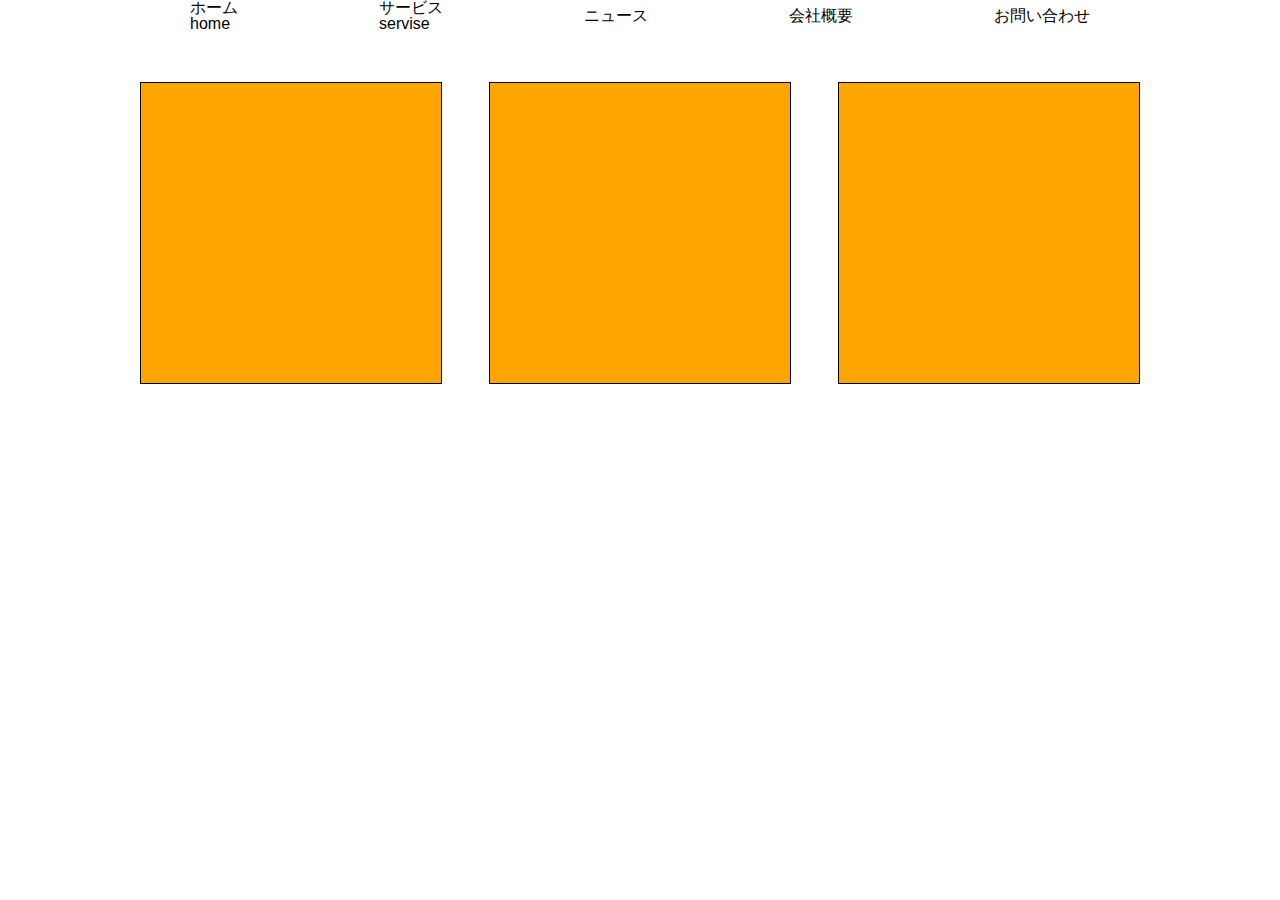
<file: 5.18/index.html>
<!DOCTYPE html>
<html lang="ja">

<head>
    <meta charset="UTF-8">
    <meta name="viewport" content="width=device-width, initial-scale=1.0">
    <title>第2回</title>
    <link rel="stylesheet" href="./css/reset.css">
    <link rel="stylesheet" href="./css/style.css">
</head>

<body>
    <ul class="menu">
        <li>ホーム<br>home</li>
        <li>サービス<br>servise</li>
        <li>ニュース</li>
        <li>会社概要</li>
        <li>お問い合わせ</li>
    </ul>
    <div class="container">
        <div class="box"></div>
        <div class="box"></div>
        <div class="box"></div>
    </div>
</body>

</html>
</file>
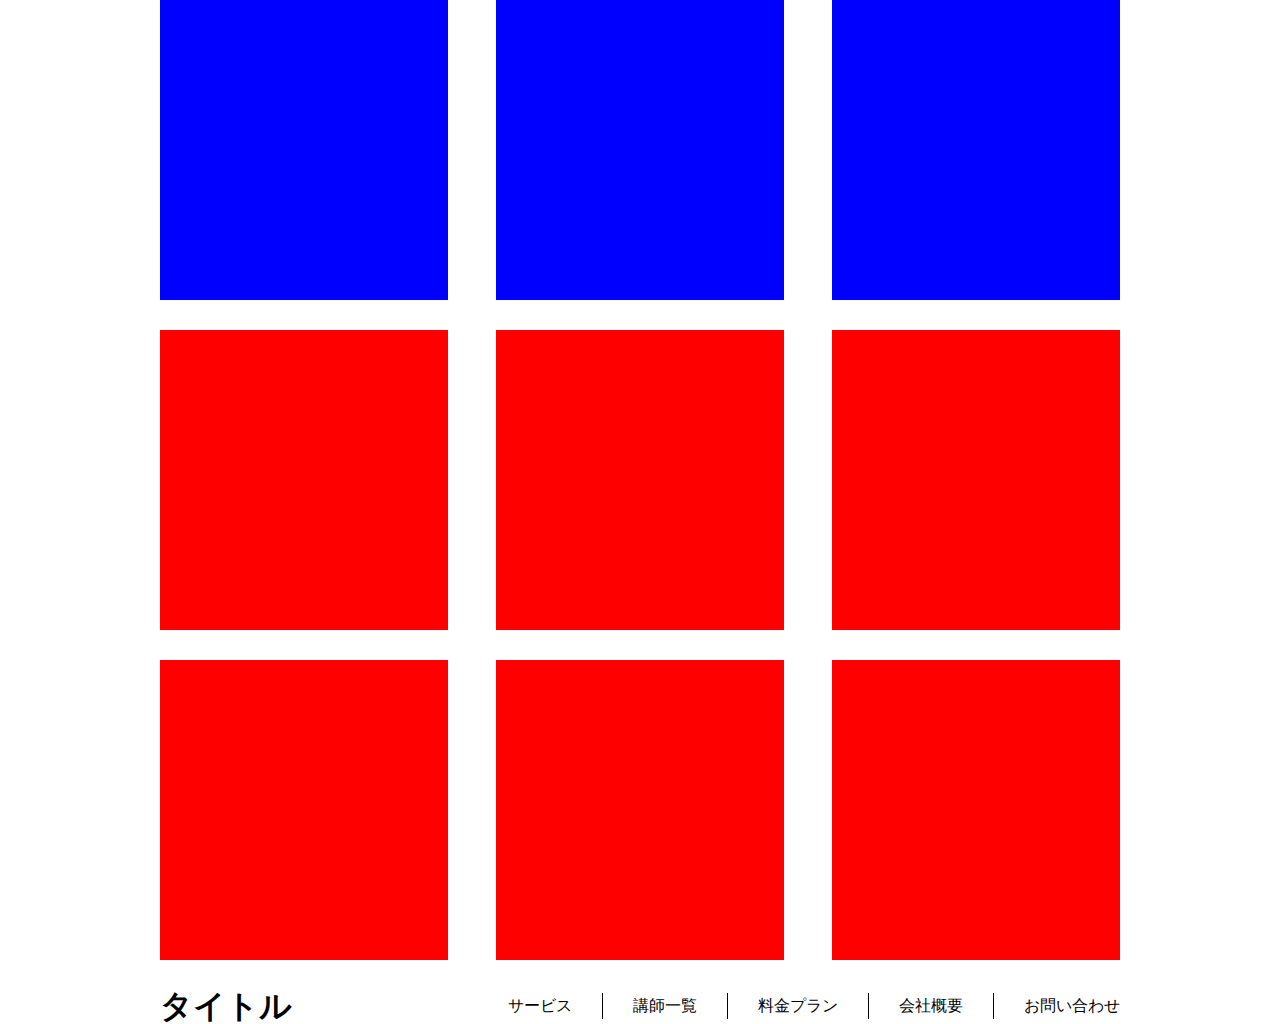
<file: 第2回コーディング課題/index.html>
<!DOCTYPE html>
<html lang="ja">

<head>
    <meta charset="UTF-8">
    <meta name="viewport" content="width=device-width, initial-scale=1.0">
    <title>Document</title>
    <link rel="stylesheet" href="./css/reset.css">
    <link rel="stylesheet" href="./css/style.css">
</head>

<body>
    <div class="container">
        <div class="box"></div>
        <div class="box"></div>
        <div class="box"></div>
    </div>
    <div class="container2">
        <div class="box-red"></div>
        <div class="box-red"></div>
        <div class="box-red"></div>
        <div class="box-red"></div>
        <div class="box-red"></div>
        <div class="box-red"></div>
    </div>
    <div class="nav">
        <h1>タイトル</h1>
        <ul class="menu">
            <li>サービス</li>
            <li>講師一覧</li>
            <li>料金プラン</li>
            <li>会社概要</li>
            <li>お問い合わせ</li>
        </ul>
    </div>

</body>

</html>
</file>
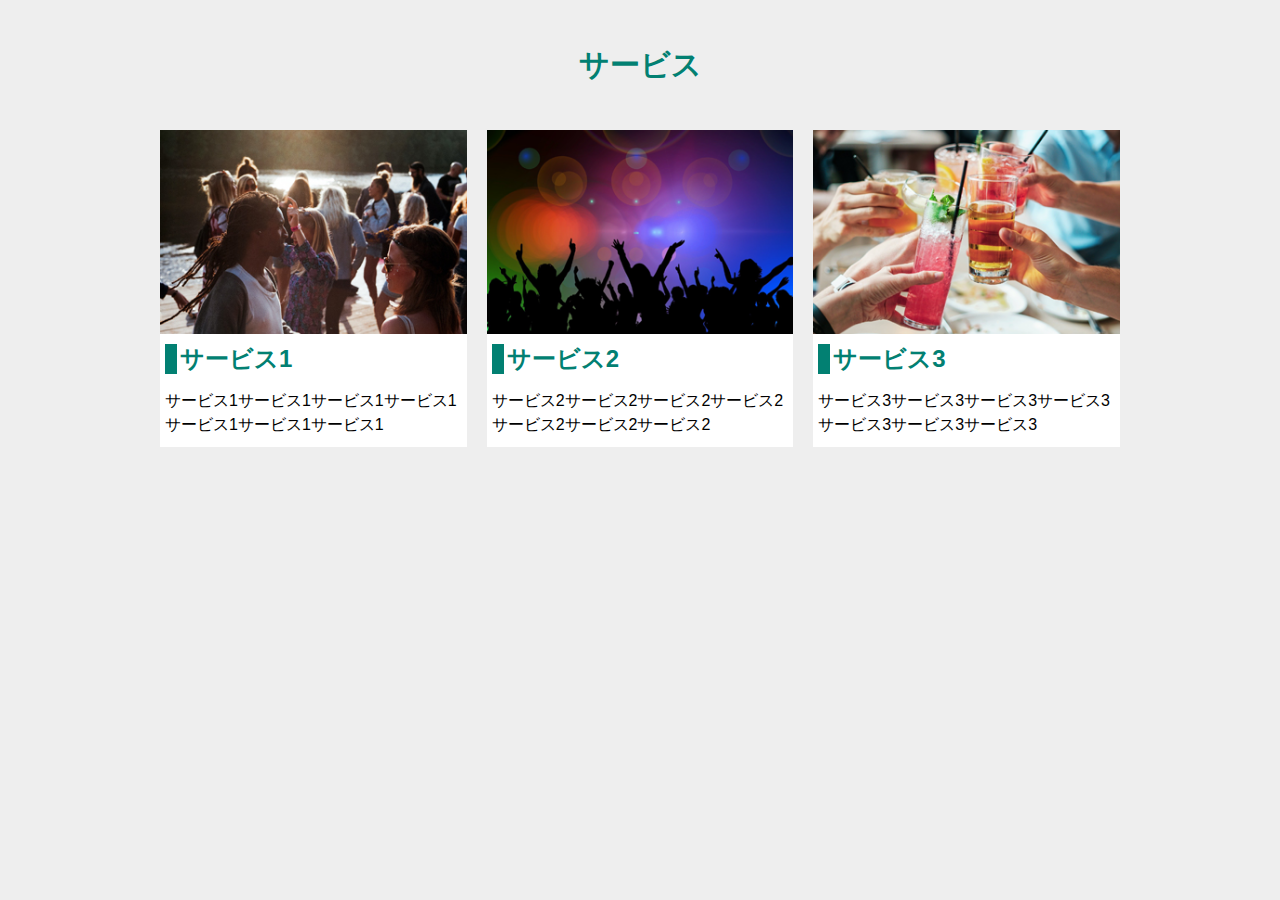
<file: 第3回コーディング課題/index.html>
<!DOCTYPE html>
<html lang="ja">

<head>
    <meta charset="UTF-8">
    <meta name="viewport" content="width=device-width, initial-scale=1.0">
    <title>第3回課題</title>
    <link rel="stylesheet" href="./css/reset.css">
    <link rel="stylesheet" href="./css/style.css">

</head>

<body>

    <div class="container">
        <h1>サービス</h1>
        <div class="container1">
            <div class="service">
                <img src="./images/main_1.jpg" alt="">
                <div class="service1">
                    <h2>サービス1</h2>
                    <p>サービス1サービス1サービス1サービス1サービス1サービス1サービス1</p>
                </div>

            </div>
            <div class="service">
                <img src="./images/main_2.png" alt="">
                <div class="service2">
                    <h2>サービス2</h2>
                    <p>サービス2サービス2サービス2サービス2サービス2サービス2サービス2</p>
                </div>
            </div>
            <div class="service">
                <img src="./images/main_3.png" alt="">
                <div class="service3">
                    <h2>サービス3</h2>
                    <p>サービス3サービス3サービス3サービス3サービス3サービス3サービス3</p>
                </div>
            </div>
        </div>
    </div>
    <script>
        let array = [1, 2, 3, 4, 5, 6, 7, 8, 9, 10];
        let num = 0;
        for (i = 0; i < array.length; i++) {
            num = num + array[i]
        }
        if (num > 20) {
            console.log("20以上")
        } else {
            console.log("20未満")
        }




    </script>
</body>

</html>
</file>
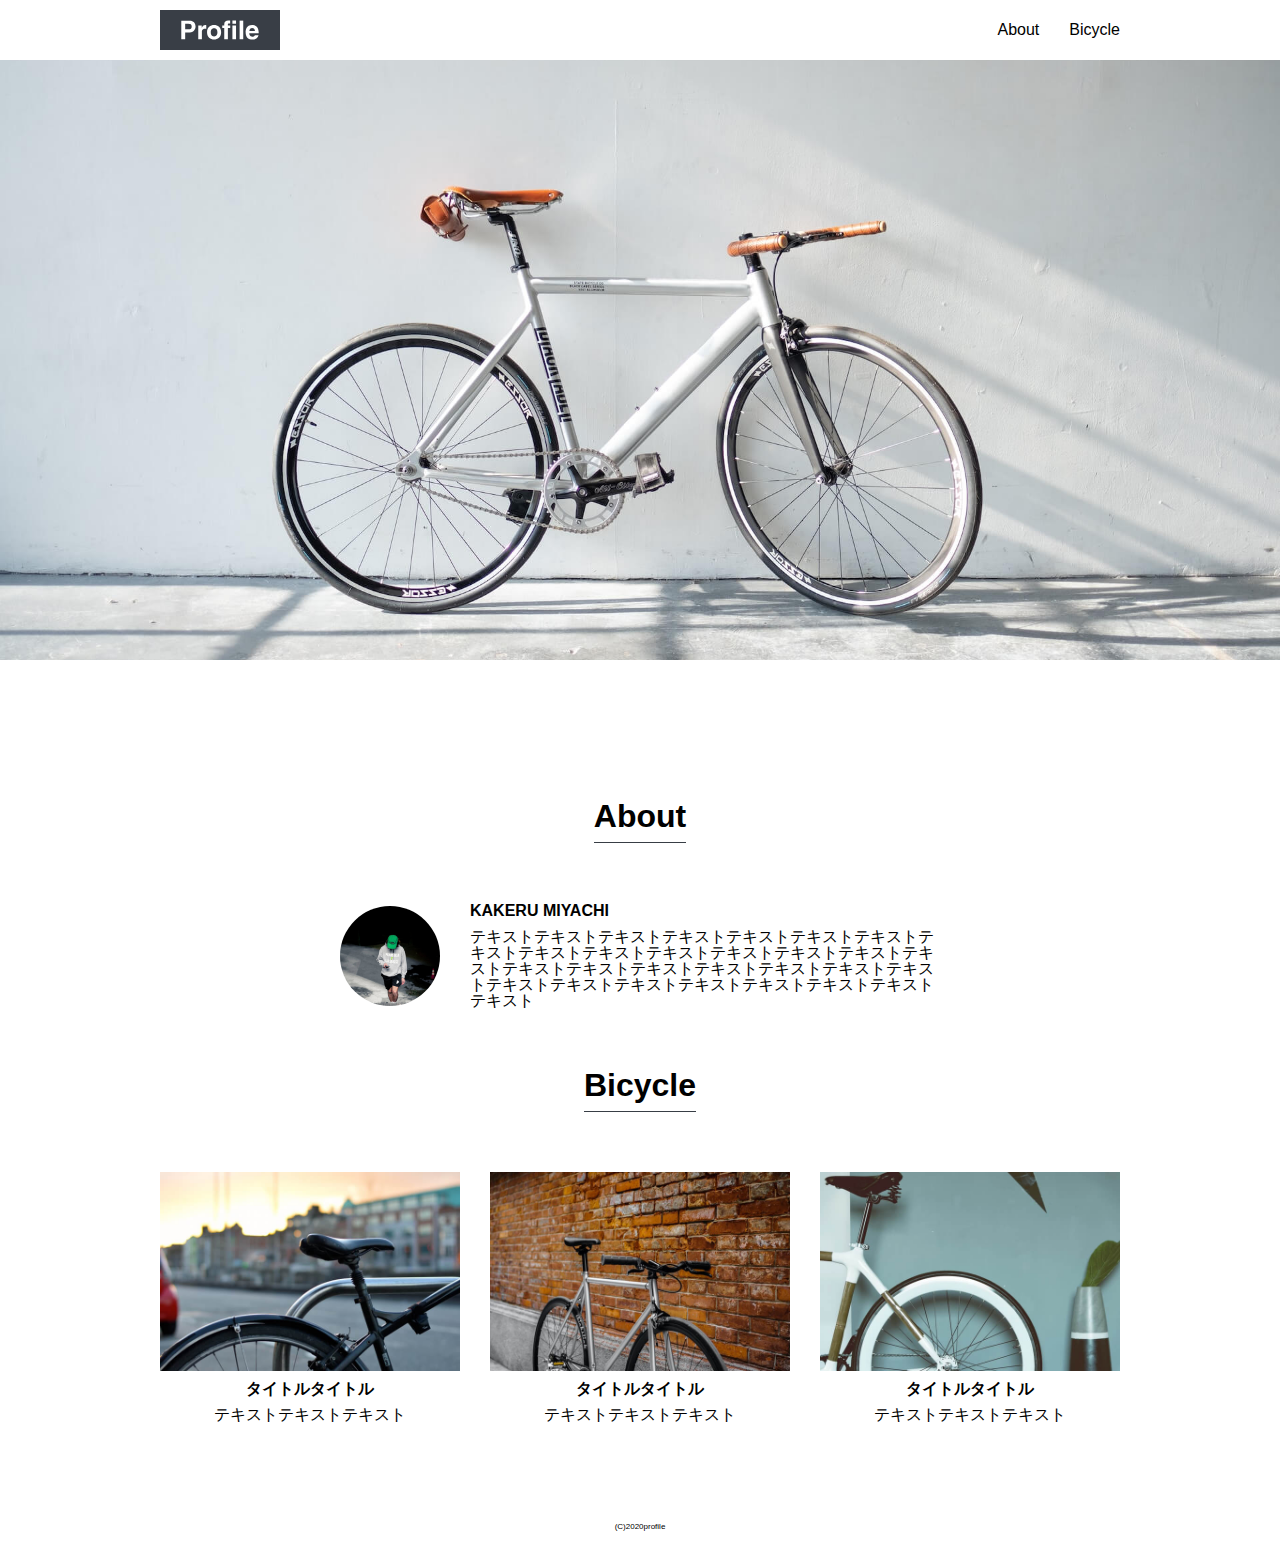
<file: 自転車/index.html>
<!DOCTYPE html>
<html lang="jp">

<head>
    <meta charset="UTF-8">
    <meta name="viewport" content="width=device-width, initial-scale=1.0">
    <title>Document</title>
    <link rel="stylesheet" href="./css/reset copy.css">
    <link rel="stylesheet" href="./css/style.css">

</head>

<body>
    <div class="menu">
        <h1>
            <img src="./img/logo.svg" alt="">
        </h1>
        <ul>
            <li><a href="#about">About</a></li>
            <li><a href="#Bicycle">Bicycle</a></li>
        </ul>
    </div>
    <div class="mainvisual">
        <img src="./img/mainvisual.jpg" alt="">
    </div>

    <div class="container">
        <section id="about">
            <div class="h2">
                <h2 class="uline">About</h2>
            </div>
            <div class="profile">
                <img src="./img/about.jpg" alt="">
                <div class="profile-text">
                    <p class="title">KAKERU MIYACHI</p>
                    <p>テキストテキストテキストテキストテキストテキストテキストテキストテキストテキストテキストテキストテキストテキストテキストテキストテキストテキストテキストテキストテキストテキストテキストテキストテキストテキストテキストテキストテキストテキスト
                    </p>
                </div>
            </div>
        </section>
        <section id="Bicycle">
            <div class="h2">
                <h2 class="uline">Bicycle</h2>
            </div>
            <div class="content">
                <div class=" content1">
                    <img src="./img/bicycle1.jpg" alt="">
                    <div class="content-text">
                        <p class="title">タイトルタイトル</p>
                        <p>テキストテキストテキスト</p>
                    </div>
                </div>
                <div class=" content1">
                    <img src="./img/bicycle2.jpg" alt="">
                    <div class="content-text">
                        <p class="title">タイトルタイトル</p>
                        <p>テキストテキストテキスト</p>
                    </div>
                </div>
                <div class=" content1">
                    <img src="./img/bicycle3.jpg" alt="">
                    <div class="content-text">
                        <p class="title">タイトルタイトル</p>
                        <p>テキストテキストテキスト</p>
                    </div>
                </div>

            </div>

        </section>
    </div>

    <footer>
        <p>(C)2020profile</p>
    </footer>
</body>

</html>
</file>
<file: 5.18/css/style.css>
@charset "utf-8";

.menu {
  list-style: none;
  padding: 0;
  max-width: 900px;
  margin: 0 auto;
  display: flex;
  gap: 30px;
  justify-content: space-between;
  align-items: center;
}
.container {
  max-width: 1000px;
  margin: 50px auto;
  display: flex;
  justify-content: space-between;
}
.box {
  width: 30%;
  height: 300px;
  background-color: orange;
  border: 1px solid black;
}

@media screen and (max-width: 767px) {
  .container {
    flex-direction: column;
    padding: 0 10px;
    gap: 30px;
  }
  .box {
    width: 100%;
  }
}
</file>
<file: 第2回コーディング課題/css/style.css>
@charset "utf-8";
.container {
  max-width: 960px;
  margin: 0 auto;
  display: flex;
  justify-content: space-between;
}
.box {
  width: 30%;
  height: 300px;
  background-color: blue;
}
.container2 {
  max-width: 960px;
  margin: 30px auto;
  display: flex;
  flex-wrap: wrap;
  gap: 30px;
  justify-content: space-between;
}
.box-red {
  width: 30%;
  height: 300px;
  background-color: red;
}
.nav {
  max-width: 960px;
  margin: 0 auto;
  display: flex;
  justify-content: space-between;
  align-items: center;
}
.menu {
  display: flex;
  gap: 30px;
}
li {
  padding: 5px 30px 5px 0;
  border-right: 1px solid;
}
li:last-child {
  border: 0;
  padding: 5px 0;
}
@media screen and (max-width: 767px) {
  .container {
    flex-direction: column;
    padding: 0 10px;
    gap: 30px;
  }
  .box {
    width: 100%;
  }
  .container2 {
    flex-direction: column;
    padding: 0 10px;
    gap: 30px;
  }
  .box-red {
    width: 100%;
  }
  .nav {
    flex-direction: column;
    padding: 10px auto;
    align-items: stretch;
    padding: 0 10px;
  }
  .menu {
    flex-direction: column;
    width: 80%;
    gap: 10px;
  }
  h1 {
    padding-bottom: 10px;
  }
  li {
    border-right: none;
    border-bottom: 1px solid;
    padding-bottom: 10px;
  }
  li:last-child {
    border-bottom: 1px solid;
    padding-bottom: 10px;
  }
}
</file>
<file: 第3回コーディング課題/css/style.css>
@charset "utf-8";
body {
  background-color: #eeeeee;
}
.container {
  max-width: 960px;
  margin: 0 auto;
}
h1 {
  color: rgb(2, 128, 114);
  text-align: center;
  font-size: 30px;
  margin: 50px 0;
}
.container1 {
  display: flex;
  justify-content: space-between;
  gap: 20px;
}
.service {
  background-color: white;
}
.service h2 {
  border-left: 12px solid rgb(2, 128, 114);
  color: rgb(2, 128, 114);
  padding: 3px;
  margin-bottom: 15px;
}
.service1 {
  margin: 10px 5px;
}
.service2 {
  margin: 10px 5px;
}
.service3 {
  margin: 10px 5px;
}
p {
  line-height: 1.5;
}
@media screen and (max-width: 400px) {
  .container1 {
    flex-direction: column;
    max-width: 300px;
    margin: 0 auto;
  }
  img {
    width: 100%;
  }
}
</file>
<file: 自転車/css/style.css>
@charset "utf-8";

.menu {
  max-width: 960px;
  margin: 10px auto;
  display: flex;
  justify-content: space-between;
  align-items: center;
}
h1 {
  width: 120px;
  height: 40px;
}

ul {
  display: flex;
  justify-content: center;
  gap: 30px;
}

.mainvisual img {
  width: 1920px;
  height: 600px;
  object-fit: cover;
  margin-bottom: 80px;
}

.h2 {
  text-align: center;
  margin: 60px auto 60px auto;
}
.h2 h2 {
  padding: 10px, 0;
  font-size: 32px;
}
.uline {
  padding-bottom: 10px;
  border-bottom: 1px solid #383e45;
  display: inline-block;
}
.profile {
  max-width: 600px;
  margin: 30px auto;
  display: flex;
  justify-content: space-between;
  align-items: center;
}
.profile img {
  width: 100px;
  height: 100px;
  border-radius: 50%;
  margin-right: 30px;
}
.content {
  max-width: 960px;
  margin: 30px auto;
  display: flex;
  justify-content: space-between;
}
.content-text {
  text-align: center;
}
#Bicycle img {
  width: 300px;
  height: auto;
  margin-bottom: 10px;
}
.title {
  font-weight: bold;
  margin-bottom: 10px;
}
footer {
  font-size: 8px;
  text-align: center;
  margin-top: 100px;
  margin-bottom: 20px;
}
@media screen and (max-width: 600px) {
  .menu {
    margin-left: 10px;
    margin-right: 10px;
  }
  .container {
    margin-left: 10px;
    margin-right: 10px;
  }

  .profile {
    display: flex;
    flex-direction: column;
  }
  .profile img {
    margin: 0;
  }
  .content {
    display: flex;
    flex-direction: column;
  }
  #Bicycle img {
    width: 100%;
    height: auto;
  }
  .content1 {
    margin-bottom: 30px;
  }
}
</file>
<file: 自転車/css/reset copy.css>
@charset "utf-8";

/* cssリセット */

/*利用するタグによってこちらの内容は増やす*/

html,
body,
h1,
h2,
h3,
p,
dl,
dt,
dd,
ul,
li {
  margin: 0;
  padding: 0;
  line-height: 1;
  /*デフォルトの文字色、font-familyを予め当てておく*/
  color: #000;
  font-family: "游ゴシック体", YuGothic, "游ゴシック", "Yu Gothic", "メイリオ",
    "Hiragino Kaku Gothic ProN", "Hiragino Sans", sans-serif;
}

a {
  /*下線を消す*/
  text-decoration: none;
  /*色を消す*/
  color: inherit;
}

ul {
  /*左の「・」を消す*/
  list-style: none;
}

img {
  max-width: 100%;
  vertical-align: bottom;
  border: none;
}
</file>
